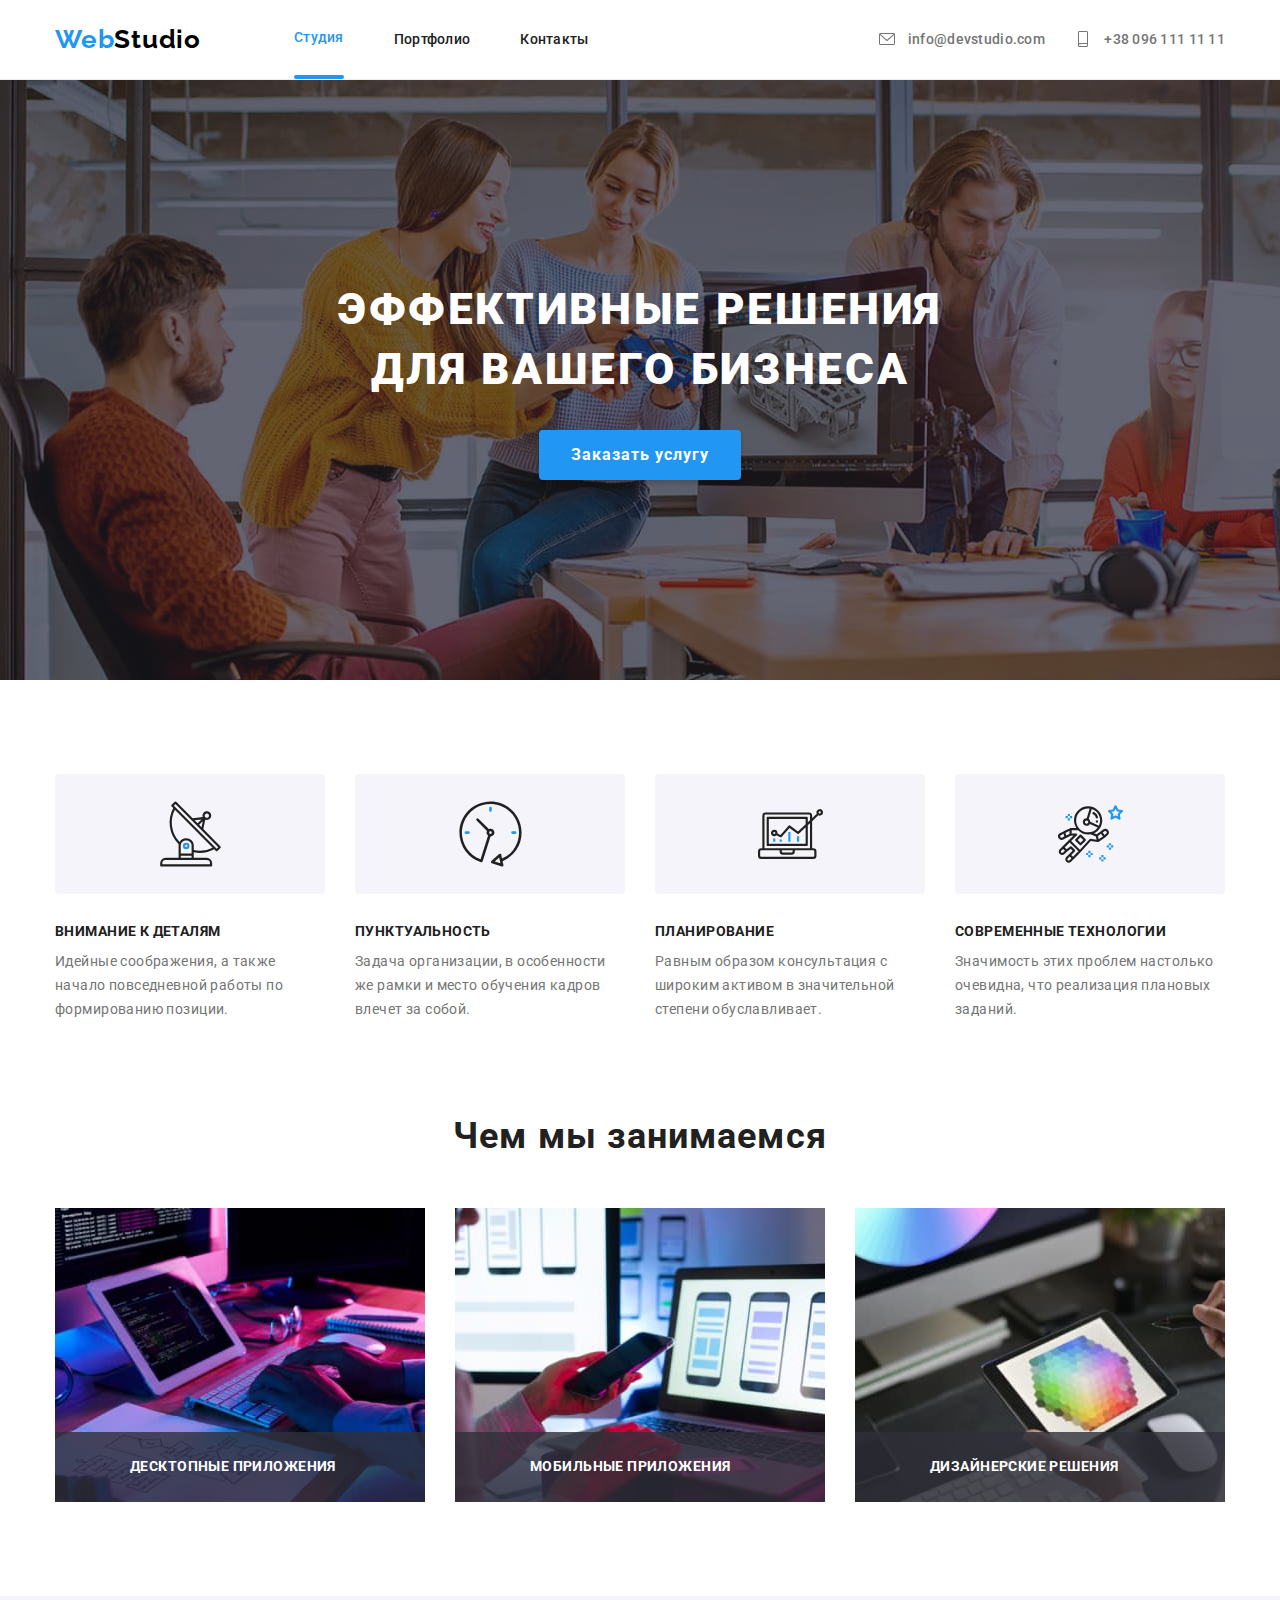
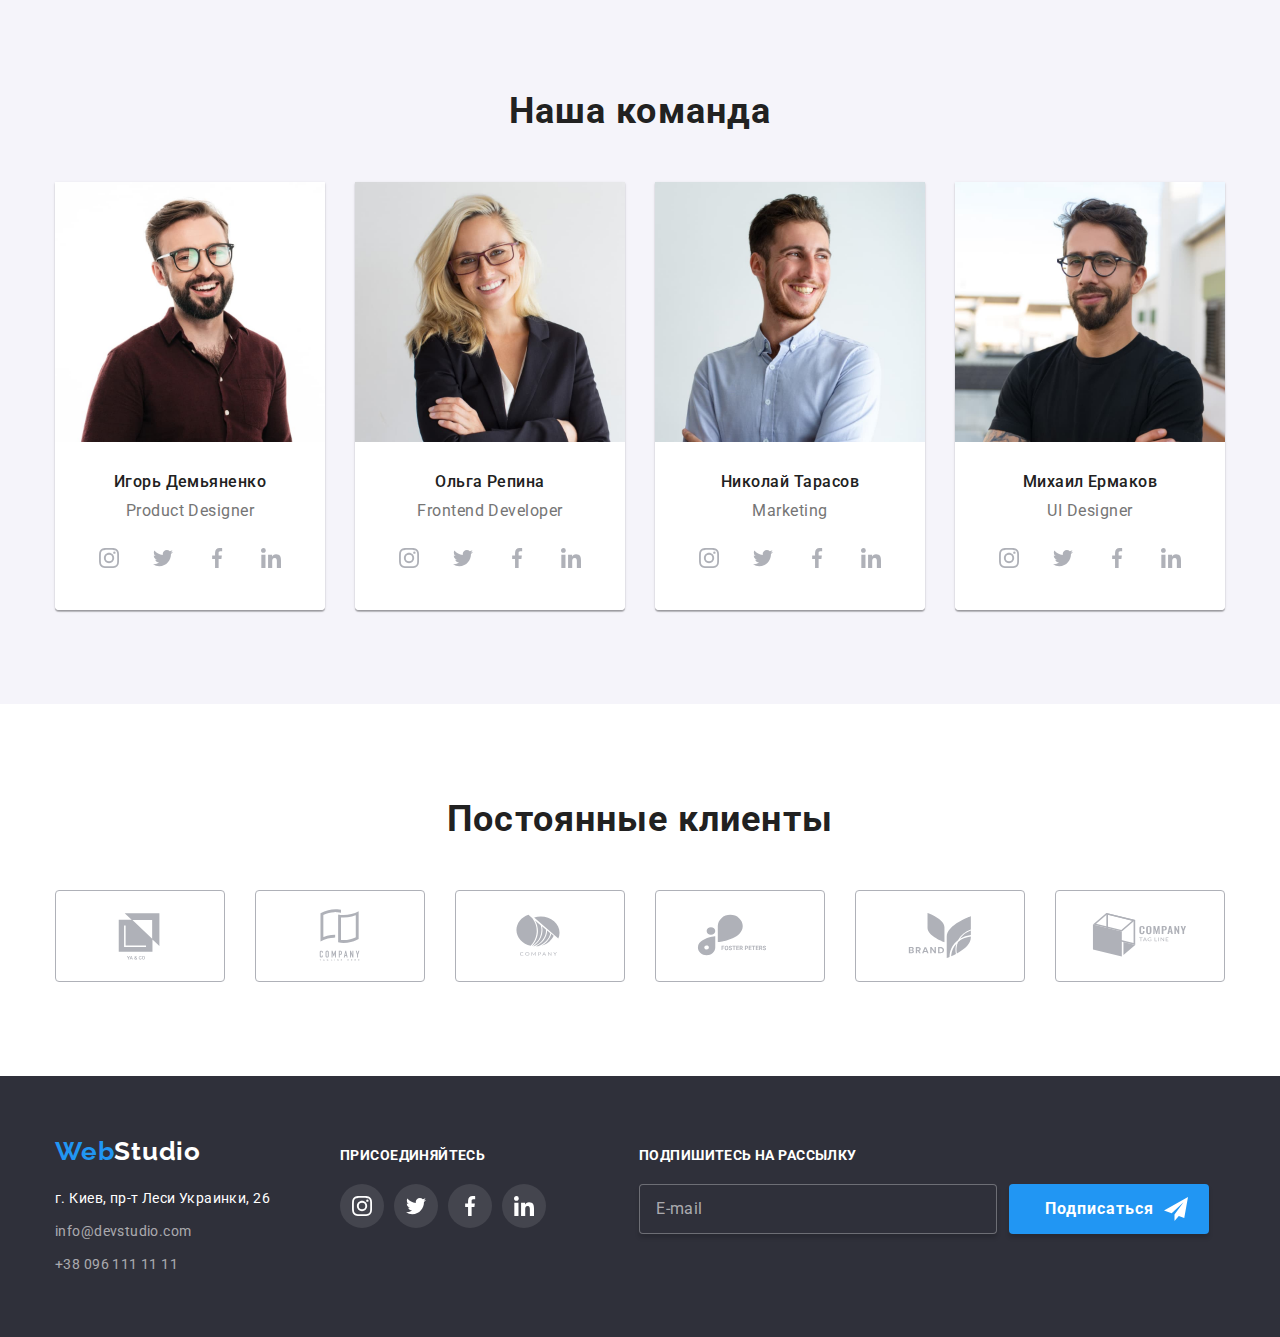
<file: index.html>
<!DOCTYPE html>
<html lang="ru">
  <head>
    <meta charset="UTF-8" />
    <meta http-equiv="X-UA-Compatible" content="IE=edge" />
    <meta name="viewport" content="width=device-width, initial-scale=1.0" />
    <title>WebStudio</title>
    <link
      rel="stylesheet"
      href="https://cdn.jsdelivr.net/npm/modern-normalize@1.1.0/modern-normalize.min.css"
    />
    <link rel="preconnect" href="https://fonts.googleapis.com" />
    <link rel="preconnect" href="https://fonts.gstatic.com" crossorigin />
    <link
      href="https://fonts.googleapis.com/css2?family=Raleway:wght@700&family=Roboto:wght@400;500;700;900&display=swap"
      rel="stylesheet"
    />
    <link rel="stylesheet" href="./css/main.min.css" />
  </head>
  <body>
    <!-- HEADER -->
    <header class="header">
      <div class="container header-container">
        <nav class="page-nav">
          <a class="logo-link link" href=""
            ><span class="logo-link__first-logo-word">Web</span
            ><span class="logo-link__second-logo-word">Studio</span></a
          >
          <ul class="menu list">
            <li class="menu__item">
              <a class="menu__link link current" href="">Студия</a>
            </li>
            <li class="menu__item">
              <a class="menu__link link" href="./portfolio.html">Портфолио</a>
            </li>
            <li class="menu__item">
              <a class="menu__link link" href="">Контакты</a>
            </li>
          </ul>
        </nav>
        <ul class="contact-list list">
          <li class="contact-list__item">
            <a class="e-mail link" href="mailto:info@devstudio.com">
              <svg class="contact-list__icon" width="16" height="16">
                <use href="./images/icons.svg#icon-envelope" />
              </svg>
              info@devstudio.com</a
            >
          </li>
          <li class="contact-list__item">
            <a class="phone-number link" href="tel:+380961111111">
              <svg class="contact-list__icon" width="16" height="16">
                <use href="./images/icons.svg#icon-smartphone" />
              </svg>
              +38 096 111 11 11</a
            >
          </li>
        </ul>
      </div>
    </header>
    <main>
      <!-- HERO -->
      <section class="hero section">
        <div class="container">
          <h1 class="main-title">Эффективные решения для вашего бизнеса</h1>
          <button class="modal-btn" type="button" data-modal-open>
            Заказать услугу
          </button>
        </div>
      </section>
      <!-- Main principles of bussiness -->
      <section class="section principles-section">
        <div class="container">
          <h2 class="hidden-title">Принципы нашей работы</h2>
          <ul class="principles-list list">
            <li class="principles-list__item">
              <div class="principles-list__icon">
                <svg class="principles-icon" width="65" height="70">
                  <use href="./images/icons.svg#icon-antenna" />
                </svg>
              </div>
              <h3 class="internal-block-title">Внимание к деталям</h3>
              <p class="internal-block-text">
                Идейные соображения, а также начало повседневной работы по
                формированию позиции.
              </p>
            </li>
            <li class="principles-list__item">
              <div class="principles-list__icon">
                <svg class="principles-icon" width="65" height="70">
                  <use href="./images/icons.svg#icon-clock" />
                </svg>
              </div>
              <h3 class="internal-block-title">Пунктуальность</h3>
              <p class="internal-block-text">
                Задача организации, в особенности же рамки и место обучения
                кадров влечет за собой.
              </p>
            </li>
            <li class="principles-list__item">
              <div class="principles-list__icon">
                <svg class="principles-icon" width="65" height="70">
                  <use href="./images/icons.svg#icon-diagram" />
                </svg>
              </div>
              <h3 class="internal-block-title">Планирование</h3>
              <p class="internal-block-text">
                Равным образом консультация с широким активом в значительной
                степени обуславливает.
              </p>
            </li>
            <li class="principles-list__item">
              <div class="principles-list__icon">
                <svg class="principles-icon" width="65" height="70">
                  <use href="./images/icons.svg#icon-astronaut" />
                </svg>
              </div>
              <h3 class="internal-block-title">Современные технологии</h3>
              <p class="internal-block-text">
                Значимость этих проблем настолько очевидна, что реализация
                плановых заданий.
              </p>
            </li>
          </ul>
        </div>
      </section>
      <!-- Types of services -->
      <section class="section">
        <div class="container">
          <h2 class="section-title">Чем мы занимаемся</h2>
          <ul class="services-list list">
            <li class="services-list__item">
              <a class="services-list__link link" href=""
                ><img
                  src="./images/image1.jpg"
                  alt="человек печатает на клавиатуре, изображение выводится на экран"
                  width="370"
                  height="294"
              /></a>
              <p class="services-list__item-text">ДЕСКТОПНЫЕ ПРИЛОЖЕНИЯ</p>
            </li>
            <li class="services-list__item">
              <a class="services-list__link link" href=""
                ><img
                  src="./images/image2.jpg"
                  alt="человек работает со смартфоном перед ноутбуком"
                  width="370"
                  height="294"
              /></a>
              <p class="services-list__item-text">МОБИЛЬНЫЕ ПРИЛОЖЕНИЯ</p>
            </li>
            <li class="services-list__item">
              <a class="services-list__link link" href=""
                ><img
                  src="./images/image3.jpg"
                  alt="человек работает с цветами изображения"
                  width="370"
                  height="294"
              /></a>
              <p class="services-list__item-text">ДИЗАЙНЕРСКИЕ РЕШЕНИЯ</p>
            </li>
          </ul>
        </div>
      </section>
      <!-- Employees -->
      <section class="section employees-section">
        <div class="container">
          <h2 class="section-title">Наша команда</h2>
          <ul class="employees-list list">
            <li class="employee">
              <img
                class="employee__photo"
                src="./images/employees/ihordemyanenko.jpg"
                alt="фотография работника, мужчина"
                width="270"
                height="260"
              />
              <div class="employee__description">
                <h3 class="employee__name">Игорь Демьяненко</h3>
                <p class="employee__working-department" lang="en">
                  Product Designer
                </p>
                <ul class="social-list list">
                  <li class="social-list__item">
                    <a href="" class="social-list__link">
                      <svg
                        aria-label="instagram"
                        class="social-list__icon"
                        width="20"
                        height="20"
                      >
                        <use href="./images/icons.svg#icon-instagram" />
                      </svg>
                    </a>
                  </li>
                  <li class="social-list__item">
                    <a href="" class="social-list__link">
                      <svg
                        aria-label="twitter"
                        class="social-list__icon"
                        width="20"
                        height="20"
                      >
                        <use href="./images/icons.svg#icon-twitter" />
                      </svg>
                    </a>
                  </li>
                  <li class="social-list__item">
                    <a href="" class="social-list__link">
                      <svg
                        aria-label="facebook"
                        class="social-list__icon"
                        width="20"
                        height="20"
                      >
                        <use href="./images/icons.svg#icon-facebook" />
                      </svg>
                    </a>
                  </li>
                  <li class="social-list__item">
                    <a href="" class="social-list__link">
                      <svg
                        aria-label="linkedin"
                        class="social-list__icon"
                        width="20"
                        height="20"
                      >
                        <use href="./images/icons.svg#icon-linkedin" />
                      </svg>
                    </a>
                  </li>
                </ul>
              </div>
            </li>
            <li class="employee">
              <img
                class="employee__photo"
                src="./images/employees/olharepina.jpg"
                alt="фотография работника, женщина"
                width="270"
                height="260"
              />
              <div class="employee__description">
                <h3 class="employee__name">Ольга Репина</h3>
                <p class="employee__working-department" lang="en">
                  Frontend Developer
                </p>
                <ul class="social-list list">
                  <li class="social-list__item">
                    <a href="" class="social-list__link">
                      <svg
                        aria-label="instagram"
                        class="social-list__icon"
                        width="20"
                        height="20"
                      >
                        <use href="./images/icons.svg#icon-instagram" />
                      </svg>
                    </a>
                  </li>
                  <li class="social-list__item">
                    <a href="" class="social-list__link">
                      <svg
                        aria-label="twitter"
                        class="social-list__icon"
                        width="20"
                        height="20"
                      >
                        <use href="./images/icons.svg#icon-twitter" />
                      </svg>
                    </a>
                  </li>
                  <li class="social-list__item">
                    <a href="" class="social-list__link">
                      <svg
                        aria-label="facebook"
                        class="social-list__icon"
                        width="20"
                        height="20"
                      >
                        <use href="./images/icons.svg#icon-facebook" />
                      </svg>
                    </a>
                  </li>
                  <li class="social-list__item">
                    <a href="" class="social-list__link">
                      <svg
                        aria-label="linkedin"
                        class="social-list__icon"
                        width="20"
                        height="20"
                      >
                        <use href="./images/icons.svg#icon-linkedin" />
                      </svg>
                    </a>
                  </li>
                </ul>
              </div>
            </li>
            <li class="employee">
              <img
                class="employee__photo"
                src="./images/employees/nikolaitarasov.jpg"
                alt="фотография работника, мужчина"
                width="270"
                height="260"
              />
              <div class="employee__description">
                <h3 class="employee__name">Николай Тарасов</h3>
                <p class="employee__working-department" lang="en">Marketing</p>
                <ul class="social-list list">
                  <li class="social-list__item">
                    <a href="" class="social-list__link">
                      <svg
                        aria-label="instagram"
                        class="social-list__icon"
                        width="20"
                        height="20"
                      >
                        <use href="./images/icons.svg#icon-instagram" />
                      </svg>
                    </a>
                  </li>
                  <li class="social-list__item">
                    <a href="" class="social-list__link">
                      <svg
                        aria-label="twitter"
                        class="social-list__icon"
                        width="20"
                        height="20"
                      >
                        <use href="./images/icons.svg#icon-twitter" />
                      </svg>
                    </a>
                  </li>
                  <li class="social-list__item">
                    <a href="" class="social-list__link">
                      <svg
                        aria-label="facebook"
                        class="social-list__icon"
                        width="20"
                        height="20"
                      >
                        <use href="./images/icons.svg#icon-facebook" />
                      </svg>
                    </a>
                  </li>
                  <li class="social-list__item">
                    <a href="" class="social-list__link">
                      <svg
                        aria-label="linkedin"
                        class="social-list__icon"
                        width="20"
                        height="20"
                      >
                        <use href="./images/icons.svg#icon-linkedin" />
                      </svg>
                    </a>
                  </li>
                </ul>
              </div>
            </li>
            <li class="employee">
              <img
                class="employee__photo"
                src="./images/employees/mihailermakov.jpg"
                alt="фотография работника, мужчина"
                width="270"
                height="260"
              />
              <div class="employee__description">
                <h3 class="employee__name">Михаил Ермаков</h3>
                <p class="employee__working-department" lang="en">
                  UI Designer
                </p>
                <ul class="social-list list">
                  <li class="social-list__item">
                    <a href="" class="social-list__link">
                      <svg
                        aria-label="instagram"
                        class="social-list__icon"
                        width="20"
                        height="20"
                      >
                        <use href="./images/icons.svg#icon-instagram" />
                      </svg>
                    </a>
                  </li>
                  <li class="social-list__item">
                    <a href="" class="social-list__link">
                      <svg
                        aria-label="twitter"
                        class="social-list__icon"
                        width="20"
                        height="20"
                      >
                        <use href="./images/icons.svg#icon-twitter" />
                      </svg>
                    </a>
                  </li>
                  <li class="social-list__item">
                    <a href="" class="social-list__link">
                      <svg
                        aria-label="facebook"
                        class="social-list__icon"
                        width="20"
                        height="20"
                      >
                        <use href="./images/icons.svg#icon-facebook" />
                      </svg>
                    </a>
                  </li>
                  <li class="social-list__item">
                    <a href="" class="social-list__link">
                      <svg
                        aria-label="linkedin"
                        class="social-list__icon"
                        width="20"
                        height="20"
                      >
                        <use href="./images/icons.svg#icon-linkedin" />
                      </svg>
                    </a>
                  </li>
                </ul>
              </div>
            </li>
          </ul>
        </div>
      </section>
      <!-- Partners -->
      <section class="section">
        <div class="container">
          <h2 class="section-title">Постоянные клиенты</h2>
          <div class="partners">
            <ul class="partner-list list">
              <li class="partner-list__item">
                <a href="" class="partner-list__item-link">
                  <svg
                    aria-label="partner-list__item-logo"
                    class="partner-list__item-icon"
                    width="106"
                    height="60"
                  >
                    <use href="./images/icons.svg#icon-logo1" />
                  </svg>
                </a>
              </li>
              <li class="partner-list__item">
                <a href="" class="partner-list__item-link">
                  <svg
                    aria-label="partner-list__item-logo"
                    class="partner-list__item-icon"
                    width="106"
                    height="60"
                  >
                    <use href="./images/icons.svg#icon-logo2" />
                  </svg>
                </a>
              </li>

              <li class="partner-list__item">
                <a href="" class="partner-list__item-link">
                  <svg
                    aria-label="partner-list__item-logo"
                    class="partner-list__item-icon"
                    width="106"
                    height="60"
                  >
                    <use href="./images/icons.svg#icon-logo3" />
                  </svg>
                </a>
              </li>
              <li class="partner-list__item">
                <a href="" class="partner-list__item-link">
                  <svg
                    aria-label="partner-list__item-logo"
                    class="partner-list__item-icon"
                    width="106"
                    height="60"
                  >
                    <use href="./images/icons.svg#icon-logo4" />
                  </svg>
                </a>
              </li>
              <li class="partner-list__item">
                <a href="" class="partner-list__item-link">
                  <svg
                    aria-label="partner-list__item-logo"
                    class="partner-list__item-icon"
                    width="106"
                    height="60"
                  >
                    <use href="./images/icons.svg#icon-logo5" />
                  </svg>
                </a>
              </li>
              <li class="partner-list__item">
                <a href="" class="partner-list__item-link">
                  <svg
                    aria-label="partner-list__item-logo"
                    class="partner-list__item-icon"
                    width="106"
                    height="60"
                  >
                    <use href="./images/icons.svg#icon-logo6" />
                  </svg>
                </a>
              </li>
            </ul>
          </div>
        </div>
      </section>
    </main>
    <footer class="footer">
      <div class="container footer-container">
        <div class="footer__info-list">
          <a class="logo-link footer__logo-link link" href=""
            ><span class="logo-link__first-logo-word">Web</span
            ><span class="logo-link__second-logo-word_footer">Studio</span></a
          >
          <address class="address">
            <a
              class="address__link link"
              href="https://goo.gl/maps/SuCuxpFkc1anFY9j8"
              target="_blank"
              rel="noopener norefferer"
            >
              г. Киев, пр-т Леси Украинки, 26</a
            >
            <a class="e-mail_footer link" href="mailto:info@devstudio.com"
              >info@devstudio.com</a
            >
            <a class="phone-number_footer link" href="tel:+380961111111"
              >+38 096 111 11 11</a
            >
          </address>
        </div>
        <div class="footer-social-list-menu">
          <p class="footer-social-list-menu__title">ПРИСОЕДИНЯЙТЕСЬ</p>
          <ul class="footer-social-list list">
            <li class="footer-social-list-item">
              <a href="" class="footer-social-list__link">
                <svg
                  aria-label="instagram"
                  class="footer-social-list__icon"
                  width="20"
                  height="20"
                >
                  <use href="./images/icons.svg#icon-instagram" />
                </svg>
              </a>
            </li>
            <li class="footer-social-list-item">
              <a href="" class="footer-social-list__link">
                <svg
                  aria-label="twitter"
                  class="footer-social-list__icon"
                  width="20"
                  height="20"
                >
                  <use href="./images/icons.svg#icon-twitter" />
                </svg>
              </a>
            </li>
            <li class="footer-social-list-item">
              <a href="" class="footer-social-list__link">
                <svg
                  aria-label="facebook"
                  class="footer-social-list__icon"
                  width="20"
                  height="20"
                >
                  <use href="./images/icons.svg#icon-facebook" />
                </svg>
              </a>
            </li>
            <li class="footer-social-list__item">
              <a href="" class="footer-social-list__link">
                <svg
                  aria-label="linkedin"
                  class="footer-social-list__icon"
                  width="20"
                  height="20"
                >
                  <use href="./images/icons.svg#icon-linkedin" />
                </svg>
              </a>
            </li>
          </ul>
        </div>
        <form class="footer-newsletter-form">
          <p class="footer-newsletter-form__title">ПОДПИШИТЕСЬ НА РАССЫЛКУ</p>
          <div class="footer-newsletter-form__wrapper">
            <input
              type="email"
              name="client-email"
              class="footer-newsletter-form__input"
              required
              pattern="([A-z0-9_.-]{1,})@([A-z0-9_.-]{1,}).([A-z]{2,8})"
              title="xxx@xxx.xxx"
              placeholder="E-mail"
            />
            <button type="submit" class="footer-newsletter-form__btn">
              <span class="footer-newsletter-form__text">Подписаться</span
              ><span class="footer-newsletter-form__icon-wrapper">
                <svg
                  class="footer-newsletter-form__icon"
                  width="24px"
                  height="24px"
                >
                  <use href="./images/icons.svg#icon-send" />
                </svg>
              </span>
            </button>
          </div>
        </form>
      </div>
    </footer>
    <div class="backdrop is-hidden" data-modal>
      <div class="modal">
        <button type="button" class="modal-close-btn" data-modal-close>
          <svg class="modal-close-btn__icon" width="11" height="11">
            <use href="./images/icons.svg#icon-close-modal"></use>
          </svg>
        </button>
        <form class="modal-window-form">
          <p class="modal-window-form__title">
            Оставьте свои данные, мы вам перезвоним
          </p>
          <label class="modal-window-form__field">
            <span class="modal-window-form__input-title">Имя</span>
            <span class="modal-window-form__input-wrapper">
              <input
                type="text"
                name="user_name"
                class="modal-window-form__input"
                required
                pattern="[a-zA-Zа-яА-Я]+"
                minlength="2"
              />
              <svg class="modal-window-form__input-icon" width="12" height="12">
                <use href="./images/icons.svg#icon-name" />
              </svg>
            </span>
          </label>
          <label class="modal-window-form__field">
            <span class="modal-window-form__input-title">Телефон</span>
            <span class="modal-window-form__input-wrapper">
              <input
                type="tel"
                name="user_phone"
                class="modal-window-form__input"
                required
                pattern="[0-9]{3}-[0-9]{3}-[0-9]{2}-[0-9]{2}"
                title="xxx-xxx-xx-xx"
              />
              <svg class="modal-window-form__input-icon" width="13" height="13">
                <use href="./images/icons.svg#icon-phone" />
              </svg>
            </span>
          </label>
          <label class="modal-window-form__field">
            <span class="modal-window-form__input-title">Почта</span>
            <span class="modal-window-form__input-wrapper">
              <input
                type="email"
                name="user_email"
                class="modal-window-form__input"
                required
                pattern="([A-z0-9_.-]{1,})@([A-z0-9_.-]{1,}).([A-z]{2,8})"
                title="xxx@xxx.xxx"
              />
              <svg class="modal-window-form__input-icon" width="15" height="15">
                <use href="./images/icons.svg#icon-email" />
              </svg>
            </span>
          </label>
          <label class="modal-window-form__field">
            <span class="modal-window-form__input-title">Комментарий</span>
            <textarea
              name="user_message"
              class="modal-window-form__message"
              placeholder="Введите текст"
            ></textarea>
          </label>
          <div class="modal-window-form__user-policy-wrapper">
            <input
              id="user-policy"
              type="checkbox"
              name="user_policy"
              class="modal-window-form__check"
            />
            <label for="user-policy" class="modal-window-form__check-desc">
              Соглашаюсь с рассылкой и принимаю&nbsp;<a
                class="modal-window-form__user-policy-link"
                href=""
                >&nbsp;Условия договора
              </a>
            </label>
          </div>
          <button type="submit" class="modal-window-form__submit">
            Отправить
          </button>
        </form>
      </div>
    </div>
    <script src="./js/modal.js"></script>
  </body>
</html>
</file>
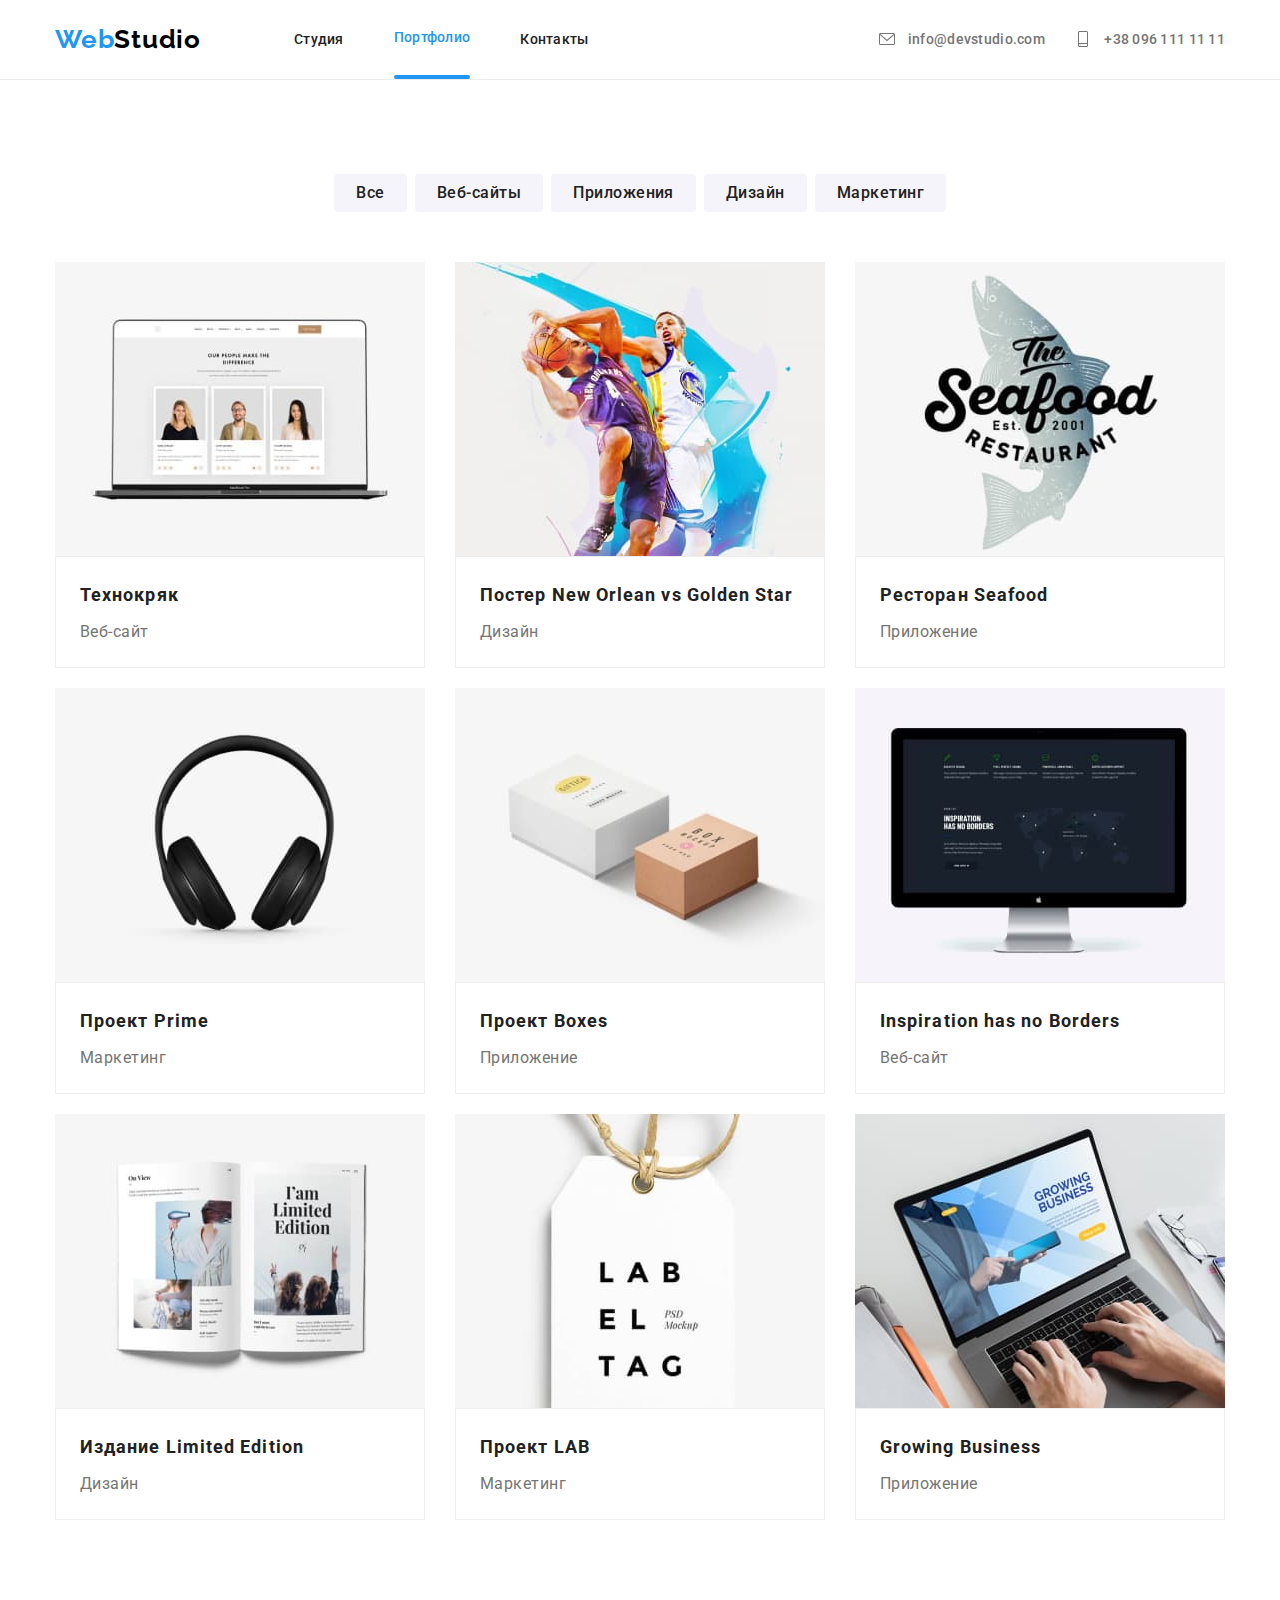
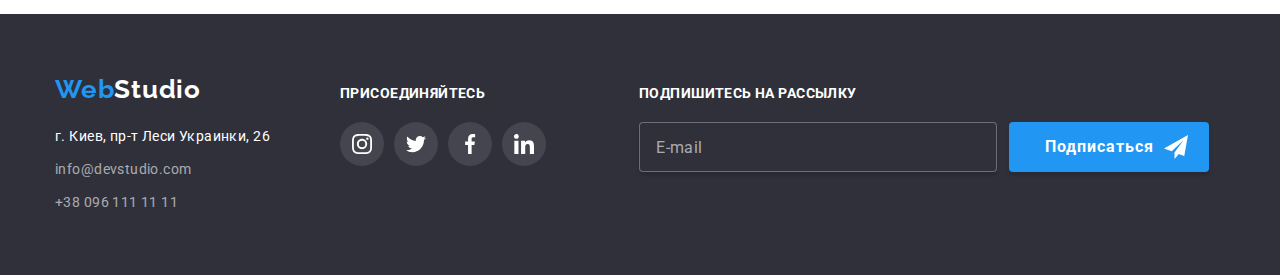
<file: portfolio.html>
<!DOCTYPE html>
<html lang="ru">
  <head>
    <meta charset="UTF-8" />
    <meta http-equiv="X-UA-Compatible" content="IE=edge" />
    <meta name="viewport" content="width=device-width, initial-scale=1.0" />
    <title>WebStudio</title>
    <link
      rel="stylesheet"
      href="https://cdn.jsdelivr.net/npm/modern-normalize@1.1.0/modern-normalize.min.css"
    />
    <link rel="preconnect" href="https://fonts.googleapis.com" />
    <link rel="preconnect" href="https://fonts.gstatic.com" crossorigin />
    <link
      href="https://fonts.googleapis.com/css2?family=Raleway:wght@700&family=Roboto:wght@400;500;700;900&display=swap"
      rel="stylesheet"
    />
    <link rel="stylesheet" href="./css/main.min.css" />
  </head>
  <body>
    <!-- HEADER -->
    <header class="header">
      <div class="container header-container">
        <nav class="page-nav">
          <a class="logo-link link" href=""
            ><span class="logo-link__first-logo-word">Web</span
            ><span class="logo-link__second-logo-word">Studio</span></a
          >
          <ul class="menu list">
            <li class="menu__item">
              <a class="menu__link link" href="./index.html">Студия</a>
            </li>
            <li class="menu__item">
              <a class="menu__link link current" href="">Портфолио</a>
            </li>
            <li class="menu__item">
              <a class="menu__link link" href="">Контакты</a>
            </li>
          </ul>
        </nav>
        <ul class="contact-list list">
          <li class="contact-list__item">
            <a class="e-mail link" href="mailto:info@devstudio.com">
              <svg class="contact-list__icon" width="16" height="16">
                <use href="./images/icons.svg#icon-envelope" />
              </svg>
              info@devstudio.com</a
            >
          </li>
          <li class="contact-list__item">
            <a class="phone-number link" href="tel:+380961111111">
              <svg class="contact-list__icon" width="16" height="16">
                <use href="./images/icons.svg#icon-smartphone" />
              </svg>
              +38 096 111 11 11</a
            >
          </li>
        </ul>
      </div>
    </header>
    <main>
      <!-- PORTFOLIO-PAGE -->
      <section class="section">
        <div class="container">
          <h1 class="hidden-title">Портфолио работ</h1>
          <ul class="portfolio-menu list">
            <li class="portfolio-menu__btn-wrapper">
              <button class="portfolio-menu__btn" type="button">Все</button>
            </li>
            <li class="portfolio-menu__btn-wrapper">
              <button class="portfolio-menu__btn" type="button">
                Веб-сайты
              </button>
            </li>
            <li class="portfolio-menu__btn-wrapper">
              <button class="portfolio-menu__btn" type="button">
                Приложения
              </button>
            </li>
            <li class="portfolio-menu__btn-wrapper">
              <button class="portfolio-menu__btn" type="button">Дизайн</button>
            </li>
            <li class="portfolio-menu__btn-wrapper">
              <button class="portfolio-menu__btn" type="button">
                Маркетинг
              </button>
            </li>
          </ul>
          <ul class="portfolio-list list">
            <li class="portfolio-list__item">
              <div class="portfolio-item">
                <a class="portfolio-item__link link" href="">
                  <div class="portfolio-item__overlay">
                    <img
                      src="./images/portfolio/main-studio-pict.jpg"
                      alt="начальная рабочая страница веб-студии"
                      width="370"
                      height="294"
                    />
                    <p class="portfolio-item__overlay-text">
                      Ресурс предлагает комплексные предложения с разным уровнем
                      функционала и сервисов. Все это позволит посетителю
                      получить исчерпывающие сведения о компании или частном
                      лице.
                    </p>
                  </div>
                  <div class="portfolio-item__description">
                    <h2 class="portfolio-item__title">Технокряк</h2>
                    <p class="portfolio-item__text">Веб-сайт</p>
                  </div>
                </a>
              </div>
            </li>
            <li class="portfolio-list__item">
              <div class="portfolio-item">
                <a class="portfolio-item__link link" href="">
                  <div class="portfolio-item__overlay">
                    <img
                      src="./images/portfolio/new-orlean-vs-golden-star.jpg"
                      alt="два мужчины играют в баскетбол"
                      width="370"
                      height="294"
                    />
                    <p class="portfolio-item__overlay-text">
                      Ресурс предлагает комплексные предложения с разным уровнем
                      функционала и сервисов. Все это позволит посетителю
                      получить исчерпывающие сведения о компании или частном
                      лице.
                    </p>
                  </div>
                  <div class="portfolio-item__description">
                    <h2 class="portfolio-item__title">
                      Постер New Orlean vs Golden Star
                    </h2>
                    <p class="portfolio-item__text">Дизайн</p>
                  </div>
                </a>
              </div>
            </li>
            <li class="portfolio-list__item">
              <div class="portfolio-item">
                <a class="portfolio-item__link link" href="">
                  <div class="portfolio-item__overlay">
                    <img
                      src="./images/portfolio/seafood.jpg"
                      alt="табличка с надписью
            ресторан морепродуктов, дата основания 2001 год"
                      width="370"
                      height="294"
                    />
                    <p class="portfolio-item__overlay-text">
                      Ресурс предлагает комплексные предложения с разным уровнем
                      функционала и сервисов. Все это позволит посетителю
                      получить исчерпывающие сведения о компании или частном
                      лице.
                    </p>
                  </div>
                  <div class="portfolio-item__description">
                    <h2 class="portfolio-item__title">Ресторан Seafood</h2>
                    <p class="portfolio-item__text">Приложение</p>
                  </div>
                </a>
              </div>
            </li>
            <li class="portfolio-list__item">
              <div class="portfolio-item">
                <a class="portfolio-item__link link" href="">
                  <div class="portfolio-item__overlay">
                    <img
                      src="./images/portfolio/prime.jpg"
                      alt="наушники"
                      width="370"
                      height="294"
                    />
                    <p class="portfolio-item__overlay-text">
                      Ресурс предлагает комплексные предложения с разным уровнем
                      функционала и сервисов. Все это позволит посетителю
                      получить исчерпывающие сведения о компании или частном
                      лице.
                    </p>
                  </div>
                  <div class="portfolio-item__description">
                    <h2 class="portfolio-item__title">Проект Prime</h2>
                    <p class="portfolio-item__text">Маркетинг</p>
                  </div>
                </a>
              </div>
            </li>
            <li class="portfolio-list__item">
              <div class="portfolio-item">
                <a class="portfolio-item__link link" href="">
                  <div class="portfolio-item__overlay">
                    <img
                      src="./images/portfolio/boxes.jpg"
                      alt="две коробки"
                      width="370"
                      height="294"
                    />
                    <p class="portfolio-item__overlay-text">
                      Ресурс предлагает комплексные предложения с разным уровнем
                      функционала и сервисов. Все это позволит посетителю
                      получить исчерпывающие сведения о компании или частном
                      лице.
                    </p>
                  </div>
                  <div class="portfolio-item__description">
                    <h2 class="portfolio-item__title">Проект Boxes</h2>
                    <p class="portfolio-item__text">Приложение</p>
                  </div>
                </a>
              </div>
            </li>
            <li class="portfolio-list__item">
              <div class="portfolio-item">
                <a class="portfolio-item__link link" href="">
                  <div class="portfolio-item__overlay">
                    <img
                      src="./images/portfolio/inspiration-has-no-borders.jpg"
                      alt="монитор компьютера"
                      width="370"
                      height="294"
                    />
                    <p class="portfolio-item__overlay-text">
                      Ресурс предлагает комплексные предложения с разным уровнем
                      функционала и сервисов. Все это позволит посетителю
                      получить исчерпывающие сведения о компании или частном
                      лице.
                    </p>
                  </div>
                  <div class="portfolio-item__description">
                    <h2 class="portfolio-item__title" lang="en">
                      Inspiration has no Borders
                    </h2>
                    <p class="portfolio-item__text">Веб-сайт</p>
                  </div>
                </a>
              </div>
            </li>
            <li class="portfolio-list__item">
              <div class="portfolio-item">
                <a class="portfolio-item__link link" href="">
                  <div class="portfolio-item__overlay">
                    <img
                      src="./images/portfolio/limited-edition.jpg"
                      alt="разворот печатного журнала"
                      width="370"
                      height="294"
                    />
                    <p class="portfolio-item__overlay-text">
                      Ресурс предлагает комплексные предложения с разным уровнем
                      функционала и сервисов. Все это позволит посетителю
                      получить исчерпывающие сведения о компании или частном
                      лице.
                    </p>
                  </div>
                  <div class="portfolio-item__description">
                    <h2 class="portfolio-item__title">
                      Издание Limited Edition
                    </h2>
                    <p class="portfolio-item__text">Дизайн</p>
                  </div>
                </a>
              </div>
            </li>
            <li class="portfolio-list__item">
              <div class="portfolio-item">
                <a class="portfolio-item__link link" href="">
                  <div class="portfolio-item__overlay">
                    <img
                      src="./images/portfolio/lab.jpg"
                      alt=" стилизованные английские буквы J S N L A B E L T A G"
                      width="370"
                      height="294"
                    />
                    <p class="portfolio-item__overlay-text">
                      Ресурс предлагает комплексные предложения с разным уровнем
                      функционала и сервисов. Все это позволит посетителю
                      получить исчерпывающие сведения о компании или частном
                      лице.
                    </p>
                  </div>
                  <div class="portfolio-item__description">
                    <h2 class="portfolio-item__title">Проект LAB</h2>
                    <p class="portfolio-item__text">Маркетинг</p>
                  </div>
                </a>
              </div>
            </li>
            <li class="portfolio-list__item">
              <div class="portfolio-item">
                <a class="portfolio-item__link link" href="">
                  <div class="portfolio-item__overlay">
                    <img
                      src="./images/portfolio/growing-business.jpg"
                      alt="человек работает за ПК"
                      width="370"
                      height="294"
                    />
                    <p class="portfolio-item__overlay-text">
                      Ресурс предлагает комплексные предложения с разным уровнем
                      функционала и сервисов. Все это позволит посетителю
                      получить исчерпывающие сведения о компании или частном
                      лице.
                    </p>
                  </div>
                  <div class="portfolio-item__description">
                    <h2 class="portfolio-item__title" lang="en">
                      Growing Business
                    </h2>
                    <p class="portfolio-item__text">Приложение</p>
                  </div>
                </a>
              </div>
            </li>
          </ul>
        </div>
      </section>
    </main>
    <!-- FOOTER -->
    <footer class="footer">
      <div class="container footer-container">
        <div class="footer__info-list">
          <a class="logo-link footer__logo-link link" href=""
            ><span class="logo-link__first-logo-word">Web</span
            ><span class="logo-link__second-logo-word_footer">Studio</span></a
          >
          <address class="address">
            <a
              class="address__link link"
              href="https://goo.gl/maps/SuCuxpFkc1anFY9j8"
              target="_blank"
              rel="noopener norefferer"
            >
              г. Киев, пр-т Леси Украинки, 26</a
            >
            <a class="e-mail_footer link" href="mailto:info@devstudio.com"
              >info@devstudio.com</a
            >
            <a class="phone-number_footer link" href="tel:+380961111111"
              >+38 096 111 11 11</a
            >
          </address>
        </div>
        <div class="footer-social-list-menu">
          <p class="footer-social-list-menu__title">ПРИСОЕДИНЯЙТЕСЬ</p>
          <ul class="footer-social-list list">
            <li class="footer-social-list-item">
              <a href="" class="footer-social-list__link">
                <svg
                  aria-label="instagram"
                  class="footer-social-list__icon"
                  width="20"
                  height="20"
                >
                  <use href="./images/icons.svg#icon-instagram" />
                </svg>
              </a>
            </li>
            <li class="footer-social-list-item">
              <a href="" class="footer-social-list__link">
                <svg
                  aria-label="twitter"
                  class="footer-social-list__icon"
                  width="20"
                  height="20"
                >
                  <use href="./images/icons.svg#icon-twitter" />
                </svg>
              </a>
            </li>
            <li class="footer-social-list-item">
              <a href="" class="footer-social-list__link">
                <svg
                  aria-label="facebook"
                  class="footer-social-list__icon"
                  width="20"
                  height="20"
                >
                  <use href="./images/icons.svg#icon-facebook" />
                </svg>
              </a>
            </li>
            <li class="footer-social-list__item">
              <a href="" class="footer-social-list__link">
                <svg
                  aria-label="linkedin"
                  class="footer-social-list__icon"
                  width="20"
                  height="20"
                >
                  <use href="./images/icons.svg#icon-linkedin" />
                </svg>
              </a>
            </li>
          </ul>
        </div>
        <form class="footer-newsletter-form">
          <p class="footer-newsletter-form__title">ПОДПИШИТЕСЬ НА РАССЫЛКУ</p>
          <div class="footer-newsletter-form__wrapper">
            <input
              type="email"
              name="client-email"
              class="footer-newsletter-form__input"
              required
              pattern="([A-z0-9_.-]{1,})@([A-z0-9_.-]{1,}).([A-z]{2,8})"
              title="xxx@xxx.xxx"
              placeholder="E-mail"
            />
            <button type="submit" class="footer-newsletter-form__btn">
              <span class="footer-newsletter-form__text">Подписаться</span
              ><span class="footer-newsletter-form__icon-wrapper">
                <svg
                  class="footer-newsletter-form__icon"
                  width="24px"
                  height="24px"
                >
                  <use href="./images/icons.svg#icon-send" />
                </svg>
              </span>
            </button>
          </div>
        </form>
      </div>
    </footer>
  </body>
</html>
</file>
<file: css/main.min.css>
:root{--accent-color: #2196F3;--block-text-color: #757575;--transition-dur-and-fun: 250ms cubic-bezier(0.4, 0, 0.2, 1)}.hidden-title{position:absolute;width:1px;height:1px;margin:-1px;border:0;padding:0;white-space:nowrap;clip-path:inset(100%);clip:rect(0 0 0 0);overflow:hidden}.footer-social-list__link,.partner-list__item-link,.social-list__link,.principles-list__icon,.modal-window-form__check-desc{display:flex;align-items:center;justify-content:center}h1,h2,h3,h4,p{margin-top:0;margin-bottom:0}ul,ol{margin-top:0;margin-bottom:0;padding-left:0}img{display:block}button{cursor:pointer}.list{list-style:none}.link{text-decoration:none}body{font-family:"Roboto",sans-serif;color:#212121}button{font-family:inherit}.section{padding-top:94px;padding-bottom:94px}.container{width:1200px;margin-left:auto;margin-right:auto;padding-left:15px;padding-right:15px}.section-title{font-weight:700;font-size:36px;line-height:1.17;text-align:center;letter-spacing:.03em;margin-bottom:50px}.internal-block-title{font-weight:700;font-size:14px;line-height:1.14;letter-spacing:.03em;text-transform:uppercase;margin-bottom:10px}.internal-block-text{font-weight:400;font-size:14px;line-height:1.71;letter-spacing:.03em;color:var(--block-text-color)}.backdrop{position:fixed;top:0;left:0;z-index:100;width:100%;height:100%;background-color:rgba(0,0,0,.2);transition:opacity var(--transition-dur-and-fun),visibility var(--transition-dur-and-fun)}.backdrop.is-hidden{opacity:0;visibility:hidden;pointer-events:none}.modal{position:absolute;top:50%;left:50%;transform:translate(-50%, -50%);width:528px;height:581px;border-radius:4px;background-color:#fff;box-shadow:0px 1px 3px rgba(0,0,0,.12),0px 1px 1px rgba(0,0,0,.14),0px 2px 1px rgba(0,0,0,.2);padding:40px}.modal-close-btn{position:absolute;top:8px;right:8px;display:flex;justify-content:center;align-items:center;width:30px;height:30px;border-radius:50%;background-color:#fff;border:1px solid rgba(0,0,0,.1);padding:0;transition:border-color var(--transition-dur-and-fun)}.modal-close-btn:hover,.modal-close-btn:focus{border-color:var(--accent-color)}.modal-close-btn__icon{transition:fill var(--transition-dur-and-fun)}.modal-close-btn:hover .modal-close-btn__icon,.modal-close-btn:focus .modal-close-btn__icon{fill:var(--accent-color)}.modal-window-form{display:flex;flex-direction:column}.modal-window-form__title{font-weight:700;font-size:20px;line-height:1.15;text-align:center;letter-spacing:.03em;margin-bottom:12px}.modal-window-form__input-title{display:block;margin-bottom:4px;font-weight:400;font-size:12px;line-height:1.17;text-align:left;letter-spacing:.01em;color:#757575}.modal-window-form__input-wrapper{display:block;position:relative;margin-bottom:10px}.modal-window-form__input{width:100%;height:40px;border:1px solid rgba(33,33,33,.2);border-radius:4px;padding-left:42px;transition:border-color var(--transition-dur-and-fun)}.modal-window-form__input:focus{outline:none;border-color:var(--accent-color)}.modal-window-form__input-icon{position:absolute;top:50%;left:12px;transform:translate(0, -50%);fill:#212121;transition:fill var(--transition-dur-and-fun)}.modal-window-form__input:focus+.modal-window-form__input-icon{fill:var(--accent-color)}.modal-window-form__message{width:100%;height:120px;margin-bottom:20px;padding:12px 16px;resize:none;border-radius:4px;border:1px solid rgba(33,33,33,.2);transition:border-color var(--transition-dur-and-fun)}.modal-window-form__message::placeholder{font-weight:400;font-size:12px;line-height:1.17;letter-spacing:.01em;color:rgba(117,117,117,.5)}.modal-window-form__message:focus{outline:none;border-color:var(--accent-color)}.modal-window-form__check{position:absolute;width:1px;height:1px;margin:-1px;border:0;padding:0;white-space:nowrap;clip-path:inset(100%);clip:rect(0 0 0 0);overflow:hidden}.modal-window-form__check-desc{font-weight:400;font-size:14px;line-height:1.71;letter-spacing:.03em;color:#757575;margin-bottom:30px}.modal-window-form__check-desc::before{display:block;width:16px;height:15px;border:1px solid #212121;content:"";cursor:pointer;border-radius:2px;margin-right:8px;transition:background-image var(--transition-dur-and-fun),border var(--transition-dur-and-fun),outline var(--transition-dur-and-fun)}.modal-window-form__check:checked+.modal-window-form__check-desc::before{background-image:url(../images/icon_check.svg);background-size:cover;border:var(--accent-color)}.modal-window-form__check:focus+.modal-window-form__check-desc::before{outline:1px solid var(--accent-color);border:#fff}.modal-window-form__user-policy-link{color:var(--accent-color)}.modal-window-form__submit{min-width:200px;height:50px;align-self:center;padding-top:10px;padding-bottom:10px;padding-left:52px;padding-right:52px;border:none;border-radius:4px;font-weight:700;font-size:16px;line-height:1.88;letter-spacing:.06em;background-color:var(--accent-color);color:#fff;box-shadow:0px 4px 4px rgba(0,0,0,.15);transition:background-color var(--transition-dur-and-fun)}.modal-window-form__submit:hover,.modal-window-form__submit:focus{background-color:#188ce8}.header{padding-top:24px;padding-bottom:24px;border-bottom:1px solid #ececec}.header-container{display:flex;align-items:center;justify-content:space-between}.page-nav{display:flex;align-items:center}.logo-link{font-family:"Raleway",sans-serif;font-weight:700;font-size:26px;line-height:1.19;letter-spacing:.03em;margin-right:93px}.logo-link__first-logo-word{color:#2196f3}.logo-link__second-logo-word{color:#000}.menu{display:flex}.menu__item:not(:last-child){margin-right:50px}.menu__link{font-weight:500;font-size:14px;line-height:1.14;letter-spacing:.02em;color:inherit;transition:color var(--transition-dur-and-fun)}.menu__link:hover,.menu__link:focus{color:var(--accent-color)}.current{display:flex;flex-direction:column;position:relative;color:var(--accent-color)}.current::after{content:"";width:100%;height:4px;border-radius:2px;background-color:var(--accent-color);position:absolute;right:0;bottom:0;transform:translate(0, 33px)}.contact-list{display:flex}.contact-list__item{display:inline-block;margin-left:30px;text-align:center;color:#757575}.contact-list__icon{margin-right:10px;fill:currentColor;vertical-align:text-top}.e-mail,.phone-number{font-weight:500;font-size:14px;line-height:1.14;letter-spacing:.02em;color:inherit;transition:color var(--transition-dur-and-fun)}.e-mail:hover,.e-mail:focus,.phone-number:hover,.phone-number:focus{color:var(--accent-color)}.hero{max-width:1600px;text-align:center;padding-top:200px;padding-bottom:200px;margin-left:auto;margin-right:auto;background-color:#c4c4c4;background-image:linear-gradient(rgba(47, 48, 58, 0.4), rgba(47, 48, 58, 0.4)),url(../images/hero/hero-pct.jpg);background-size:cover}.main-title{width:700px;margin-bottom:30px;margin-right:auto;margin-left:auto;font-weight:900;font-size:44px;line-height:1.36;letter-spacing:.06em;text-transform:uppercase;color:#fff}.modal-btn{display:inline-block;min-width:152px;padding-top:10px;padding-bottom:10px;padding-left:32px;padding-right:32px;font-weight:700;font-size:16px;line-height:1.88;text-align:center;letter-spacing:.06em;color:#fff;background-color:#2196f3;box-shadow:0px 4px 4px rgba(0,0,0,.15);border-radius:4px;border:none;transition:background-color var(--transition-dur-and-fun)}.modal-btn:hover,.modal-btn:focus{background-color:#188ce8}.principles-list__icon{width:270px;height:120px;border-radius:4px;margin-bottom:30px;background-color:#f5f4fa}.principles-section{padding-bottom:0px}.principles-list{display:flex;gap:30px}.principles-list__item{width:270px}.services-list{display:flex;gap:30px}.services-list__item{position:relative;flex-basis:calc((100% - 60px)/3)}.services-list__item-text{position:absolute;width:100%;right:0;bottom:0;padding-top:27px;padding-right:75px;padding-bottom:27px;padding-left:75px;font-weight:700;font-size:14px;line-height:1.14;align-self:center;vertical-align:top;letter-spacing:.03em;color:#fff;background-color:rgba(47,48,58,.8)}.employees-section{background-color:#f5f4fa}.employees-list{display:flex;gap:30px}.employee{flex-basis:calc((100% - 90px)/4);border-bottom-right-radius:4px;border-bottom-left-radius:4px;box-shadow:0px 1px 3px rgba(0,0,0,.12),0px 1px 1px rgba(0,0,0,.14),0px 2px 1px rgba(0,0,0,.2)}.employee__description{padding-top:30px;padding-bottom:30px;border-bottom-right-radius:4px;border-bottom-left-radius:4px;background-color:#fff}.employee__name{font-weight:500;font-size:16px;line-height:1.19;text-align:center;letter-spacing:.03em;margin-bottom:10px}.employee__working-department{font-weight:400;font-size:16px;line-height:1.19;text-align:center;letter-spacing:.03em;color:var(--block-text-color);margin-bottom:16px}.social-list{display:flex;justify-content:center;gap:10px}.social-list__link{width:44px;height:44px;border-radius:50%;background-color:#fff;transition:background-color var(--transition-dur-and-fun)}.social-list__link:hover,.social-list__link:focus{background-color:#2196f3}.social-list__icon{fill:#afb1b8;transition:fill var(--transition-dur-and-fun)}.social-list__link:hover .social-list__icon,.social-list__link:focus .social-list__icon{fill:#fff}.partner-list{display:flex;justify-content:center;padding-left:15px;padding-right:15px}.partner-list__item{width:170px;height:92px}.partner-list__item:not(:last-child){margin-right:30px}.partner-list__item-link{width:inherit;height:inherit;padding-top:16px;padding-bottom:16px;border:solid 1px #afb1b8;border-radius:4px;background-color:#fff;transition:border var(--transition-dur-and-fun)}.partner-list__item-link:hover,.partner-list__item-link:focus{border:solid 1px var(--accent-color)}.partner-list__item-icon{fill:#afb1b8;transition:fill var(--transition-dur-and-fun)}.partner-list__item-link:hover .partner-list__item-icon,.partner-list__item-link:focus .partner-list__item-icon{fill:var(--accent-color)}.footer{padding-top:60px;padding-bottom:60px;background:#2f303a}.footer-container{display:flex}.footer__info-list{margin-right:70px}.footer__logo-link{display:inline-block;margin-bottom:20px;margin-right:0px}.logo-link__second-logo-word_footer{color:#fff}.address{display:flex;flex-direction:column}.address__link{margin-bottom:9px;font-style:normal;font-weight:400;font-size:14px;line-height:1.71;letter-spacing:.03em;color:#fff;transition:color var(--transition-dur-and-fun)}.address__link:hover,.address__link:focus{color:var(--accent-color)}.e-mail_footer{margin-bottom:9px}.e-mail_footer,.phone-number_footer{font-style:normal;font-weight:400;font-size:14px;line-height:1.71;letter-spacing:.03em;color:rgba(255,255,255,.6);transition:color var(--transition-dur-and-fun)}.e-mail_footer:hover,.e-mail_footer:focus,.phone-number_footer:hover,.phone-number_footer:focus{color:var(--accent-color)}.footer-social-list-menu{display:flex;flex-direction:column;margin-right:93px}.footer-social-list-menu__title{margin-bottom:20px;padding-top:12px;font-weight:700;font-size:14px;line-height:1.14;letter-spacing:.03em;color:#fff}.footer-social-list{display:flex;justify-content:center;gap:10px}.footer-social-list__link{width:44px;height:44px;border-radius:50%;background-color:rgba(255,255,255,.1);transition:background-color var(--transition-dur-and-fun)}.footer-social-list__link:hover,.footer-social-list__link:focus{background-color:#2196f3}.footer-social-list__icon{fill:#fff}.footer-newsletter-form__title{margin-bottom:20px;padding-top:12px;font-weight:700;font-size:14px;line-height:1.14;letter-spacing:.03em;color:#fff}.footer-newsletter-form__wrapper{display:flex}.footer-newsletter-form__input{width:358px;height:50px;padding-left:16px;border:1px solid rgba(255,255,255,.3);border-radius:4px;box-shadow:0px 4px 4px rgba(0,0,0,.15);background-color:#2f303a;font-weight:400;font-size:16px;line-height:1.25;vertical-align:center;letter-spacing:.03em;color:#fff;transition:border-color var(--transition-dur-and-fun)}.footer-newsletter-form__input::placeholder{font-weight:400;font-size:16px;line-height:1.25;vertical-align:center;letter-spacing:.03em;color:rgba(255,255,255,.6)}.footer-newsletter-form__input:focus{outline:none;border-color:var(--accent-color)}.footer-newsletter-form__btn{margin-left:12px;display:flex;justify-content:center;min-width:200px;height:50px;padding-top:13px;padding-bottom:13px;padding-left:28px;padding-right:13px;font-weight:700;font-size:16px;line-height:1.88;text-align:center;letter-spacing:.06em;color:#fff;background-color:#2196f3;box-shadow:0px 4px 4px rgba(0,0,0,.15);border-radius:4px;border:none;transition:background-color var(--transition-dur-and-fun)}.footer-newsletter-form__btn:hover,.footer-newsletter-form__btn:focus{background-color:#188ce8}.footer-newsletter-form__text{align-self:center}.footer-newsletter-form__icon{fill:#fff;margin-left:10px}.portfolio-menu{display:flex;margin-bottom:50px;justify-content:center}.portfolio-menu__btn-wrapper:not(:last-child){margin-right:8px}.portfolio-menu__btn{min-width:73px;padding-top:6px;padding-bottom:6px;padding-left:22px;padding-right:22px;font-weight:500;font-size:16px;line-height:1.62;text-align:center;letter-spacing:.03em;color:inherit;background:#f5f4fa;border-radius:4px;border:none;transition:color var(--transition-dur-and-fun),background-color var(--transition-dur-and-fun),box-shadow var(--transition-dur-and-fun)}.portfolio-menu__btn:hover,.portfolio-menu__btn:focus{color:#fff;background-color:#2196f3;box-shadow:0px 3px 1px rgba(0,0,0,.1),0px 1px 2px rgba(0,0,0,.08),0px 2px 2px rgba(0,0,0,.12)}.portfolio-list{display:flex;flex-wrap:wrap}.portfolio-list__item{flex-basis:calc((100% - 60px)/3)}.portfolio-list__item:not(:nth-child(3n)){margin-right:30px}.portfolio-list__item:not(:nth-last-child(-n+3)){margin-bottom:20px}.portfolio-item{transition:box-shadow var(--transition-dur-and-fun)}.portfolio-item:hover{box-shadow:0px 1px 1px rgba(0,0,0,.12),0px 4px 4px rgba(0,0,0,.06),1px 4px 6px rgba(0,0,0,.16)}.portfolio-item__overlay{position:relative;overflow:hidden}.portfolio-item__overlay-text{position:absolute;top:0;left:0;width:100%;height:100%;overflow:auto;transform:translate(0, 100%);transition:transform var(--transition-dur-and-fun);padding-top:63px;padding-right:24px;padding-bottom:63px;padding-left:24px;font-weight:400;font-size:18px;line-height:1.55;align-self:left;vertical-align:top;letter-spacing:.03em;color:#fff;background-color:rgba(33,150,243,.9)}.portfolio-item__link:hover .portfolio-item__overlay-text,.portfolio-item__link:focus .portfolio-item__overlay-text{transform:translate(0, 0)}.portfolio-item__description{border:1px solid #eee;padding-top:20px;padding-right:24px;padding-bottom:20px;padding-left:24px}.portfolio-item__title{margin-bottom:4px;font-weight:700;font-size:18px;line-height:2;letter-spacing:.06em;color:#212121}.portfolio-item__text{font-weight:400;font-size:16px;line-height:1.88;letter-spacing:.03em;color:var(--block-text-color)}/*# sourceMappingURL=main.min.css.map */
</file>
